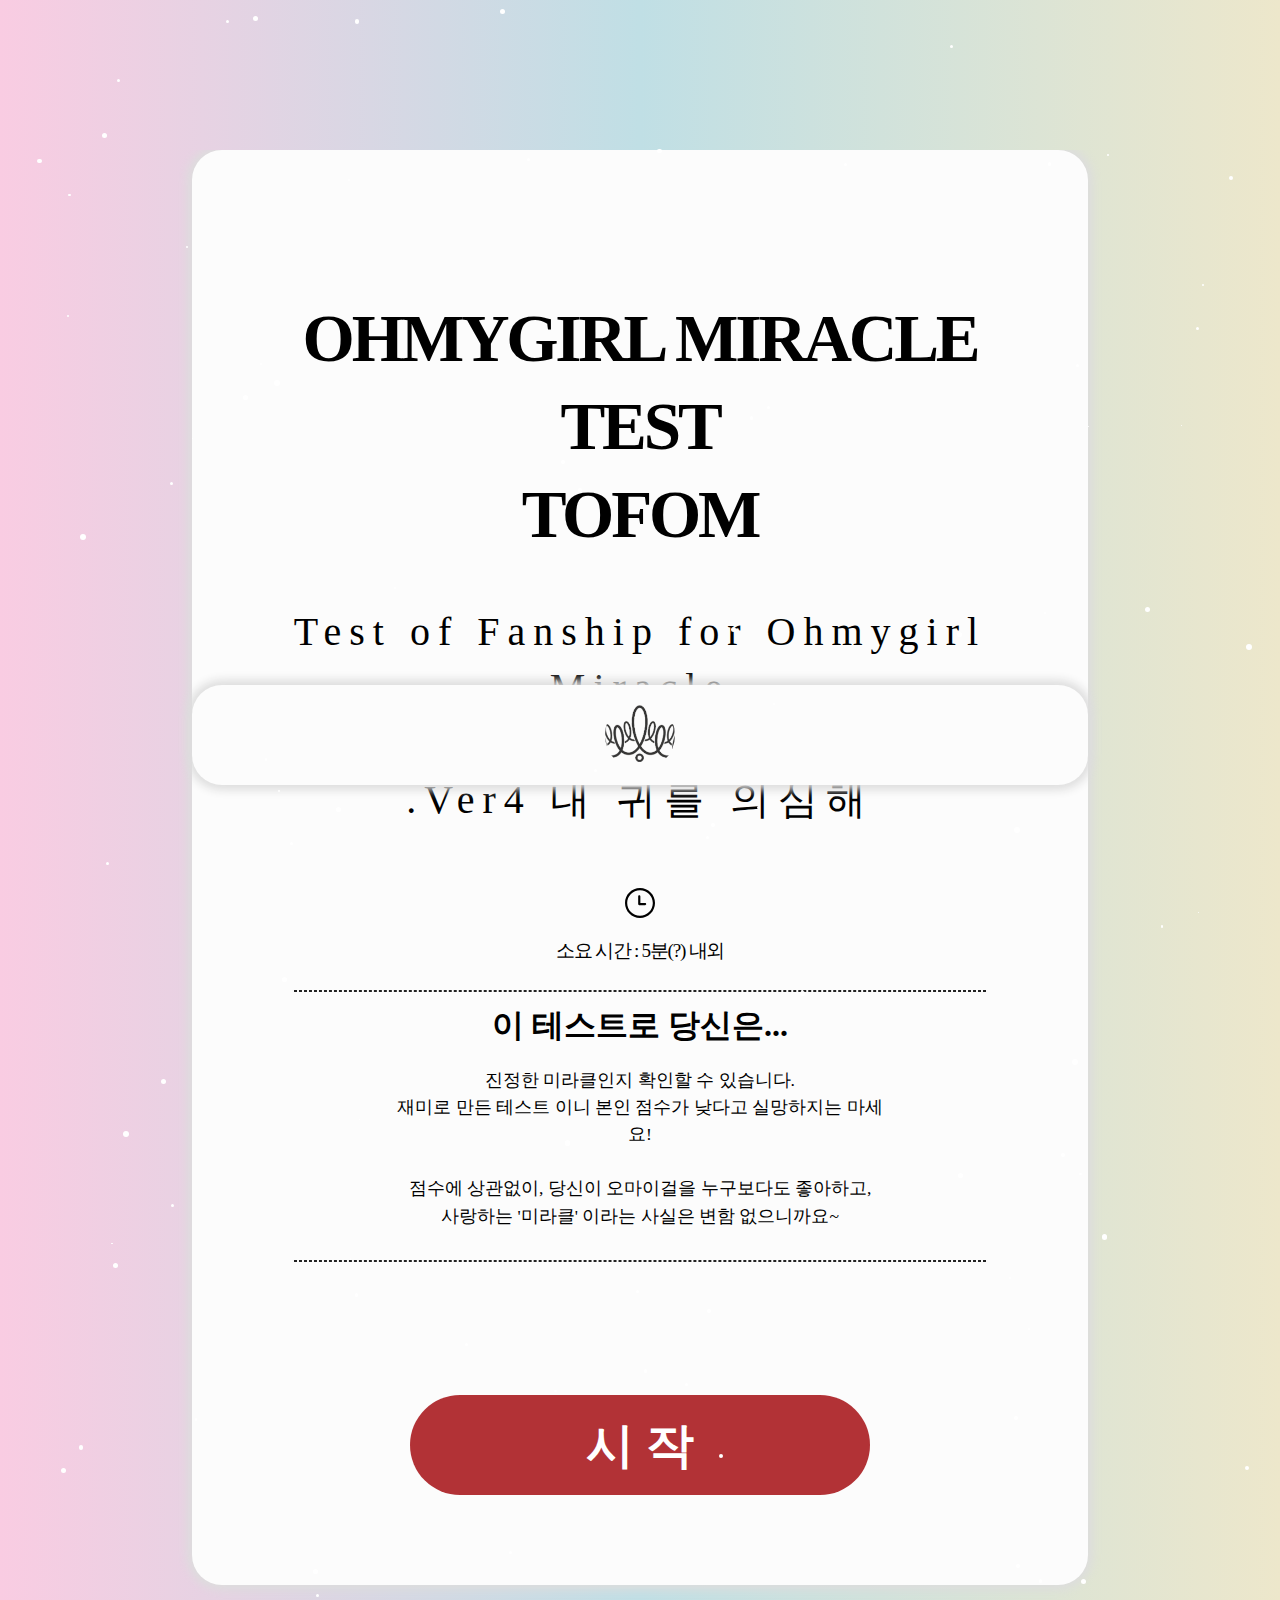
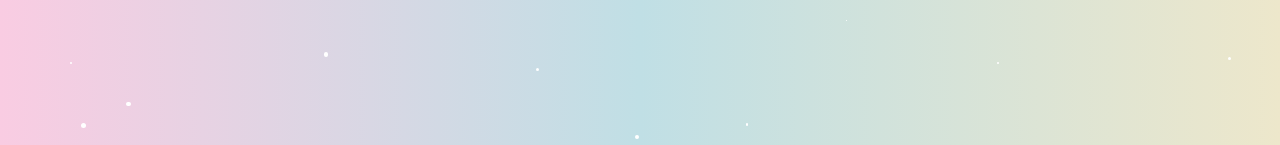
<file: index.html>
<!DOCTYPE html>
<html lang="ko">

<head>
  <!-- Global site tag (gtag.js) - Google Analytics -->
<script async src="https://www.googletagmanager.com/gtag/js?id=G-099CFQE7ML"></script>
<script>
  window.dataLayer = window.dataLayer || [];
  function gtag(){dataLayer.push(arguments);}
  gtag('js', new Date());

  gtag('config', 'G-099CFQE7ML');
</script>
  <meta charset="utf-8">
  <meta name="viewport"
    content="width=device-width, initial-scale=1, minimum-scale=1, maximum-scale=1, user-scalable=no, viewport-fit=cover">

  <meta name="author" content="SIU Kim">

  <meta name="keywords" content="미라클 테스트">
  <meta name="description" content="미라클 테스트">

  <meta property="og:type" content="website">
  <meta property="og:title" content="OHMYGIRL MIRACLE TEST">
  <meta property="og:description" content="MIRACLE TEST">
  <meta property="og:image" content="img/title.png"/>
  <meta property="og:image:width" content=100% />
  <meta property="og:image:height" content=100% />
  <meta property="og:url" content="https://ksiu98.github.io/MiracleTest/index.html">

  <meta http-equiv="X-UA-Compatible" content="IE=edge">

  <link rel="shortcut icon" type="text/css" href="img/omglogo.png">
  <link rel="appel-touch-icon-precomposed" href="img/omglogo.png">
  <title>
    OMG TEST
  </title>
  <link rel="stylesheet" href="css/reset.css">
  <link rel="stylesheet" href="css/animation.css">
  <link rel="stylesheet" href="css/main.css">
  <link rel="stylesheet" href="css/header+footer.css">
  <link rel="stylesheet" href="css/welcome.css">
  <link rel="stylesheet" href="css/qna.css">
  <link rel="stylesheet" href="css/calc.css">
  <link rel="stylesheet" href="css/result.css">
  <!--[if lt ie 11]> 
    <script>
      alert('IE 11 미만 브라우저에서는 정상적으로 동작하지 않습니다.\n다른 브라우저(크롬, 파이어폭스 등)를 이용해주세요.');
    </script>
  <![endif]-->
</head>

<body>
  <div id="wrap">
    <header id="header">
      <span class="logo head"></span>
    </header>
    <section id="welcome" class="container">
      <div id="title-box">
        <h1 class="title">
          OHMYGIRL MIRACLE TEST<br>
          TOFOM
        </h1>
        <h3 class="sec-tit">
          Test of Fanship for Ohmygirl Miracle<br>
          미라클 테스트<br>
          .Ver4 내 귀를 의심해
        </h3>
        <span class="time-logo"></span>
        <div>소요 시간 : 5분(?) 내외</div>
      </div>
      <hr class="w-line">
      <p class="w-line">
        <span id="p-tit">이 테스트로 당신은...</span><br>
        진정한 미라클인지 확인할 수 있습니다.<br>
        재미로 만든 테스트 이니 본인 점수가 낮다고 실망하지는 마세요! <br>
        <br>
        점수에 상관없이, 당신이 오마이걸을 누구보다도 좋아하고, <br>
        사랑하는 '미라클' 이라는 사실은  변함 없으니까요~
      </p>
      <hr class="w-line">
      <div id="name-input">
        <input type="text" placeholder="이름 또는 닉네임" autofocus>
      </div>
      <p class="check-name warning"></p>
      <div class="start-wrap">
        <button class="start">시 작</button>
      </div>
    </section>
    <section id="qna" class="container">
      <div class="status-bar">
        <div class="status"></div>
      </div>
      <div class="q box"></div><br>
      <div class="" style="text-align: center;">
        <img class="pic" src="img/mediadesc.png" width=100% height=auto />
        <audio class="aud" src="" style="display: none" volume=0.3 autoplay controls></audio>
        <br><br>
        <div class="btnbox">
          <button class="cancel">접기</button>
          <button class="mediadesc">설명</button>
          <button class="pic1">3번</button>
          <button class="pic2">5번</button>
          <button class="pic3">6번</button>
          <button class="aud1">7번</button>
          <button class="aud2">8번</button>
          <button class="aud3">9번</button>
          <button class="aud4">10번</button>
          <button class="aud5">11번</button>
          <button class="aud6">12번</button>
          <button class="aud7">13번</button>
          <button class="aud8">14번</button>
          <button class="aud9">15번</button>
          <button class="aud10">16번</button>
          <button class="aud11">17번</button>
          <button class="aud12">18번</button>
          <button class="aud13">19번</button>
          <button class="aud14">20번</button>
        </div>
      </div>

      <script>
        let pic = document.querySelector('.pic');
        let aud = document.querySelector('.aud');

        document.querySelector('.cancel').addEventListener('click', function (idx){
          if (idx) {
            pic.setAttribute('src', '');
            pic.setAttribute('height', '0');
            aud.setAttribute('src', '');

            return;
          }
        });
        document.querySelector('.mediadesc').addEventListener('click', function (idx){
          if (idx) {
            pic.setAttribute('height', 'auto');
            pic.setAttribute('src', 'img/mediadesc.png');
            return;
          }
        });

        document.querySelector('.pic1').addEventListener('click', function (idx){
          if (idx) {
            pic.setAttribute('height', 'auto');
            pic.setAttribute('src', 'img/pic1.GIF');
            return;
          }
        });

        document.querySelector('.pic2').addEventListener('click', function (idx){
          if (idx) {
            pic.setAttribute('height', 'auto');
            pic.setAttribute('src', 'img/pic2.GIF');
            return;
          }
        });

        document.querySelector('.pic3').addEventListener('click', function (idx){
          if (idx) {
            pic.setAttribute('height', 'auto');
              pic.setAttribute('src', 'img/pic3.png');
            return;
          }
        });

        document.querySelector('.aud1').addEventListener('click', function (idx){
          if (idx) {
              aud.setAttribute('src', 'img/aud1.mp3');
              //https://www.youtube.com/watch?v=ed5nuyTJgBI
            return;
          }
        });
         document.querySelector('.aud2').addEventListener('click', function (idx){
          if (idx) {
              aud.setAttribute('src', 'img/aud2.mp3');
              //https://www.youtube.com/watch?v=zgmQBS-fCrI
            return;
          }
        });
         document.querySelector('.aud3').addEventListener('click', function (idx){
          if (idx) {
              aud.setAttribute('src', 'img/aud3.mp3');
              //https://www.youtube.com/watch?v=x5g7A-d0qTY
            return;
          }
        });
         document.querySelector('.aud4').addEventListener('click', function (idx){
          if (idx) {
              aud.setAttribute('src', 'img/aud4.mp3');
              //https://www.youtube.com/watch?v=s0pEGg3NNro&list=PLYEIfE6Hd80vbDxYHyeXM_j33FEjw1588&index=16
            return;
          }
        });
         document.querySelector('.aud5').addEventListener('click', function (idx){
          if (idx) {
              aud.setAttribute('src', 'img/aud5.mp3');
              //https://www.youtube.com/watch?v=Y8PXgXO66fc&list=PLYEIfE6Hd80vbDxYHyeXM_j33FEjw1588&index=25
            return;
          }
        });
         document.querySelector('.aud6').addEventListener('click', function (idx){
          if (idx) {
              aud.setAttribute('src', 'img/aud6.mp3');
            return;
          }
        });
         document.querySelector('.aud7').addEventListener('click', function (idx){
          if (idx) {
              aud.setAttribute('src', 'img/aud7.mp3');
              //https://www.youtube.com/watch?v=AO-AOY0F6Ms
            return;
          }
        });
         document.querySelector('.aud8').addEventListener('click', function (idx){
          if (idx) {
              aud.setAttribute('src', 'img/aud8.mp3');
            return;
          }
        });
         document.querySelector('.aud9').addEventListener('click', function (idx){
          if (idx) {
              aud.setAttribute('src', 'img/aud9.mp3');
            return;
          }
        });
         document.querySelector('.aud10').addEventListener('click', function (idx){
          if (idx) {
              aud.setAttribute('src', 'img/aud10.mp3');
            return;
          }
        });
         document.querySelector('.aud11').addEventListener('click', function (idx){
          if (idx) {
              aud.setAttribute('src', 'img/aud11.mp3');
            return;
          }
        });
         document.querySelector('.aud12').addEventListener('click', function (idx){
          if (idx) {
              aud.setAttribute('src', 'img/aud12.mp3');
              //https://www.youtube.com/watch?v=VWTIzBAmG7M
            return;
          }
        });
         document.querySelector('.aud13').addEventListener('click', function (idx){
          if (idx) {
              aud.setAttribute('src', 'img/aud13.mp3');
            return;
          }
        });
         document.querySelector('.aud14').addEventListener('click', function (idx){
          if (idx) {
              aud.setAttribute('src', 'img/aud14.mp3');
            return;
          }
        });


      </script>
      <div class="answer"></div>
    </section>
    <section id="calc">
      <div class="calc-bar">
        CALCULATING
        <div class="calc"></div>
      </div>
      <p class="wait">잠시만 기다려 주세요~~</p>
    </section>
    <section id="result" class="container">
      <div id="score-box">
        <div class="p title"></div>
        <div class="point"></div>
        <div class="pin"></div>
        <div class="score-bar"></div>
      </div>
      <div id="desc-box">
        <div class="art"></div>
        <div class="result title"></div>
        <div class="res desc"></div>
        <span class="go-artist highlight" onclick=javascript:goArtist()>
          결과 마음에 드시나요?
        </span>
      </div>
      <hr>
      <p>친구들과 공유하기</p>
      <div class="hash">#TOFOM #미라클테스트</div>
      <div id="share-box">
        <a onclick=javascript:tw() target="_blank" alt="Share on Twitter" title="트위터에 공유하기">
          <span class="tw"></span>
        </a>
        <a onclick=javascript:fb() target="_blank" alt="Share on Facebook" title="페이스북에 공유하기">
          <span class="fb"></span>
        </a>
        <a onclick=javascript:nv() target="_blank" alt="Share on Naver" title="네이버에 공유하기">
          <span class="nv"></span>
        </a>
        <a onclick=javascript:band() target="_blank" alt="Share on Naver Band" title="네이버 밴드에 공유하기">
          <span class="band"></span>
        </a>
      </div>
      <p id="ranking">순위가 보고 싶다면 닉네임과 점수를 입력하고
        <br>밑의 버튼을 클릭하세요!</p><br>
      <br>
      <form action="ranking.php" method="POST">
        <!-- php 파일 만들어서 html과 연동. 여기서 target은 새창에서 열리도록하는것 -->
       <p><input type="text" name="name" placeholder="닉네임"></p>
        <p><input type="text" name="score" placeholder="점수 (ex)90"></p>
        <button class="go-origin btn" onclick=submit() >순위 보기</button>
      </form>      <hr>
      <div id="artintro-box">
        <div class="art-name">ARTIST</div>
        <div class="artpro_pic"></div>
        <div class="art-name">산중호걸죠랭이(SJ)</div>
        <div class="artist desc">
          오마이걸팬아트&그림<br>
          미락굴3기<br>
          팬아트 2차가공/재배포 금지<br>
          <div class="hash">#오마이걸팬아트 #오마이걸 #미라클</div>
          instagram: <a href="https://www.instagram.com/by_sanjung/" target="_blank" title="작가 인스타그램"><span
              class="highlight">by_sanjung</span></a>
        </div>
        <button class="art-sns btn">
          <a href="https://www.instagram.com/by_sanjung/" target="_blank" title="작가 인스타그램">
            작품 더 보기
          </a>
        </button>
      </div>
      <hr>
      <div id="intro-box">
        <div class="art-name">DEV</div>
        <div class="pro_pic"></div>
        <div class="art-name">뜯는윱(Biting Binnie)</div>
        <div class="artist desc">
          컴퓨터로 이것저것 만지고 놀고있는 해외크리<br>
          찾았다~ 오마이걸!<br><br>
          </a>
        </div>
          </a>
        </button>
      </div>
      <hr>
      <div class="caution">
        <p>
          웃고 넘어가는 테스트입니다!<br><br>
          테스트가 재밌었다면
          <span class="go-share highlight" onclick=javascript:goShare()>공유하기</span>로 개발자를 도와주세요!
        </p>
      </div>
      <hr>
      <div class="caution">
        <p>
          이 테스트는 오마이걸 팬덤 미라클들의 단순히 재미를 위해 만든 것입니다.<br>(아래 원본 코드 참고)<br>
          <span class="warning">위 테스트는 개발자의 교육 목적으로 만들어졌으며, 저작권법에 저촉이 될 시 즉시 수정함을 명시합니다.</span><br>
          해당 이미지의 저작권은 최초배포자에게 있습니다.<br>
          테스트와 공유는 자유롭게 하시면 됩니다.<br>
          <a href="https://github.com/ksiu98" target="_blank" title="개발자 블로그">개발자</a>와 연락하시려면
          <a href="mailto:kimsiwoo98@gmail.com?subject=미라클 테스트 페이지 문의합니다" target="_blank" title="개발자에게 이메일하기">이메일</a>을
          부탁드립니다.<br>
          사용해주셔서 감사합니다!
          <br>
          아래 출처를 참고하여 소스코드를 수정하여 제작하였음을 알립니다.
        </p>
      </div>
      <hr>
      <button class="go-origin btn">
        <a href="https://github.com/dev-dain/10-things-test" target="_blank" title="참고 코드 보기 (깃허브)">
          참고 코드 보기 (깃허브)
        </a>
      </button>
    </section>
    <footer id="footer">
      <div>
        <span class="highlight">SIU Kim</span>
        © 2020
      </div>
      <a href="https://github.com/ksiu98" target=_blank title="개발자 깃허브">
        <div class="logo foot github"></div>
      </a>
      <a href="http://cafe.daum.net/-ohmygirl" target=_blank title="오마이걸 공식 카페">
        <div class="logo foot cafe"></div>
      </a>
    </footer>
  </div>
  <script src="js/data.js"></script>
  <script src="js/main.js"></script>
  <script src="js/share.js"></script>
  <style type="test/css">

  </style>
  <script src="js/jquery.min.js" type="text/javascript"></script>
  <script src="js/snowfall.jquery.js" type="text/javascript"></script>
  <script type="text/javascript">
    $(document).ready(function (){
      $(document).snowfall({deviceorientation: true, round : true,
        minSize: 1, maxSize: 6, flakeCount: 100});
    });
  </script>
</body>

</html>
</file>
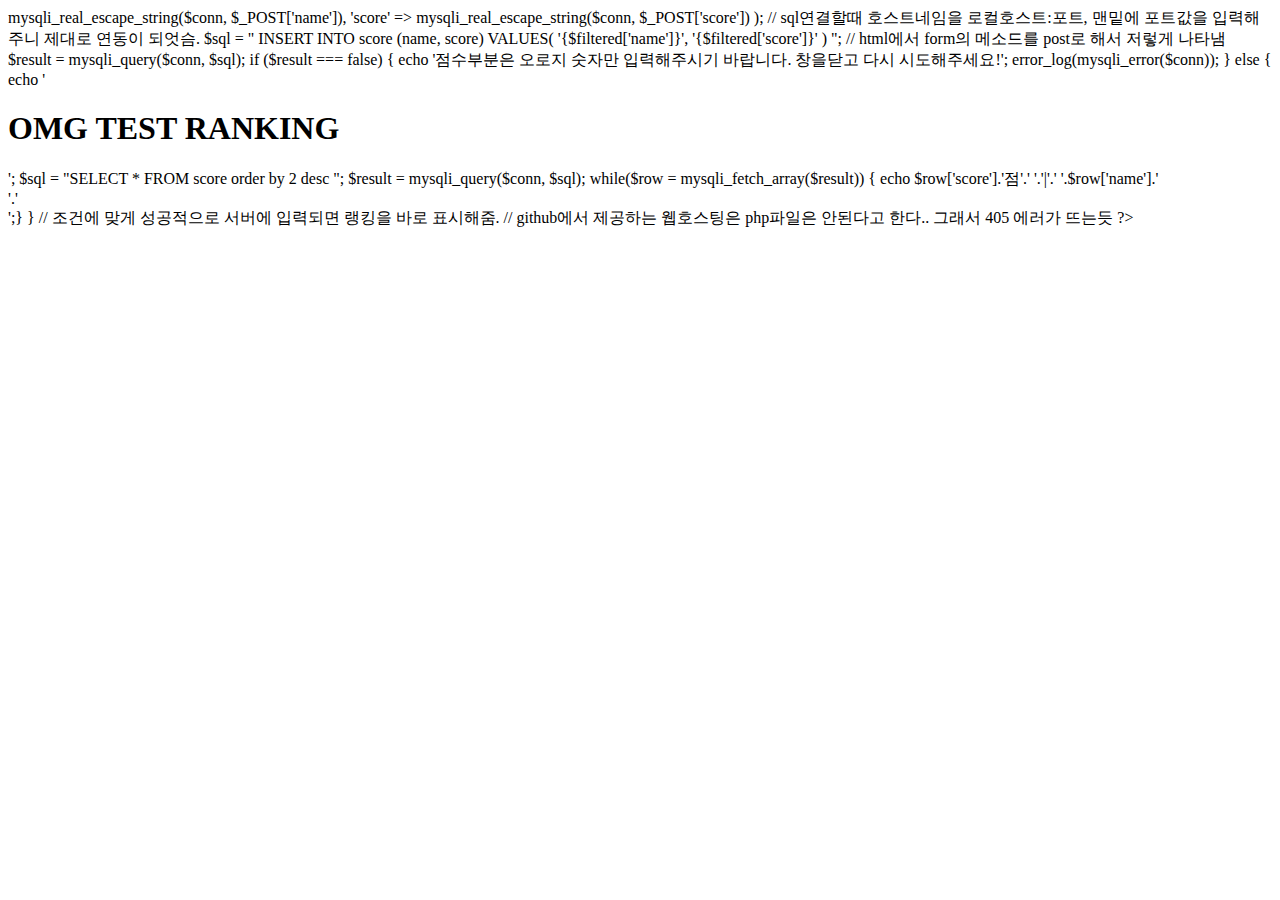
<file: phptest.html>
<!doctype html>
<html>
<head>
    <meta charset="utf-8">
    <title>WEB</title>
</head>
<body>

<?php
$conn = mysqli_connect(
    'localhost:3306',
    'root',
    'kim54951',
    'test',
        '3306');
# title, description 이라는 사용자가 입력한 정보를 그대로 php에 입력하는 행위는 보안에 취약, 따라서 관리 필요

$filtered = array(
    'name' => mysqli_real_escape_string($conn, $_POST['name']),
    'score' => mysqli_real_escape_string($conn, $_POST['score'])
);
// sql연결할때 호스트네임을 로컬호스트:포트, 맨밑에 포트값을 입력해주니 제대로 연동이 되엇슴.
$sql = "
  INSERT INTO score
    (name, score)
    VALUES(
      '{$filtered['name']}',
      '{$filtered['score']}'
    )
"; // html에서 form의 메소드를 post로 해서 저렇게 나타냄
$result = mysqli_query($conn, $sql);
if ($result === false) {
    echo '점수부분은 오로지 숫자만 입력해주시기 바랍니다. 창을닫고 다시 시도해주세요!';
    error_log(mysqli_error($conn));
} else {
    echo '<h1>OMG TEST RANKING</h1>';

    $sql = "SELECT * FROM score order by 2 desc ";
    $result = mysqli_query($conn, $sql);
    while($row = mysqli_fetch_array($result)) {
        echo $row['score'].'점'.' '.'|'.' '.$row['name'].'<br>'.'<br>';}
}
// 조건에 맞게 성공적으로 서버에 입력되면 랭킹을 바로 표시해줌.

// github에서 제공하는 웹호스팅은 php파일은 안된다고 한다.. 그래서 405 에러가 뜨는듯
?>
</body>
</html>
</file>
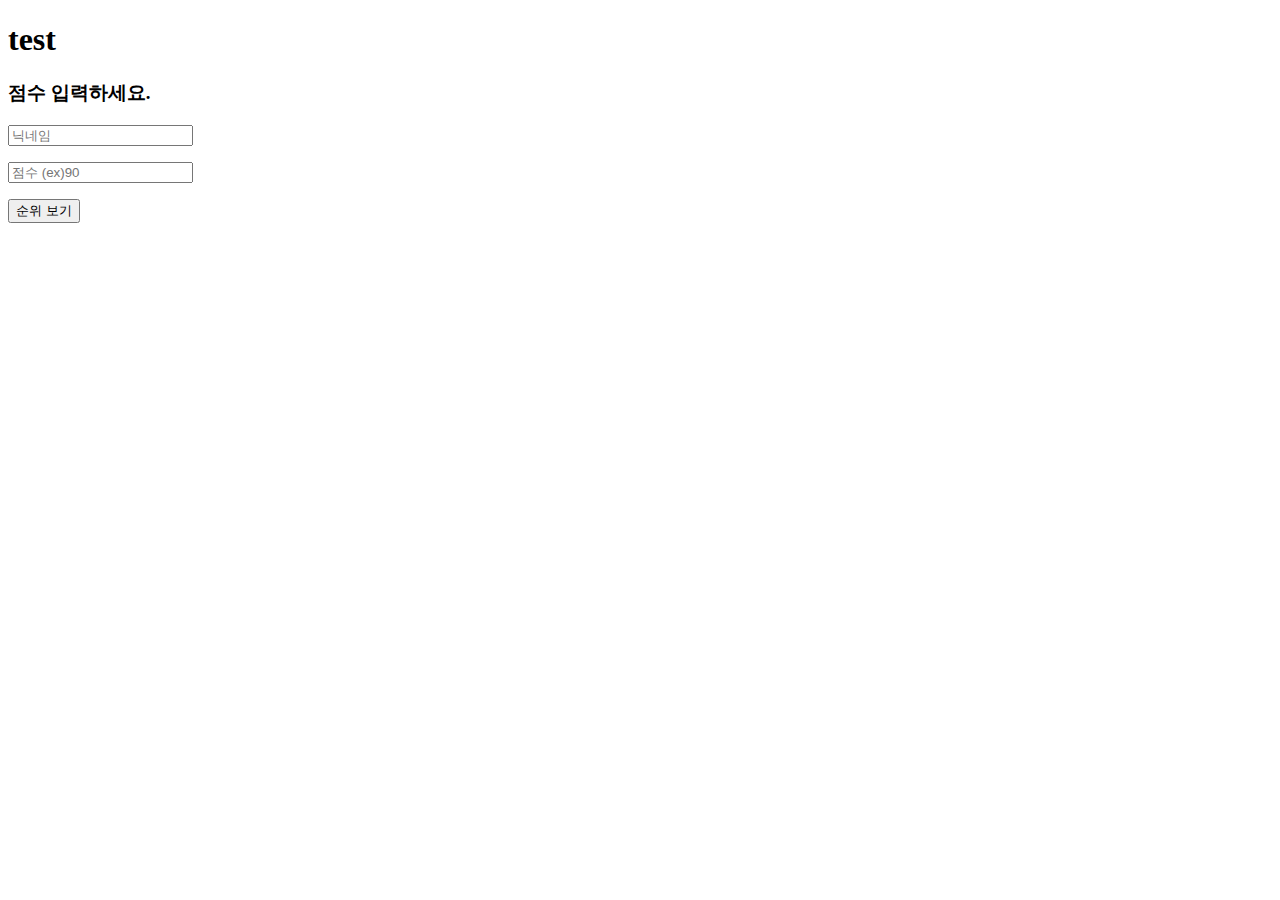
<file: test.html>
<!doctype html>
<html>
<head>
    <meta charset="utf-8">
    <title>WEB</title>
</head>
<body>
<h1>test</h1>
<h3> 점수 입력하세요. </h3>
<form action="ranking.php" method="POST">
    <!-- php 파일 만들어서 html과 연동. 여기서 target은 새창에서 열리도록하는것 -->
    <p><input type="text" name="name" placeholder="닉네임"></p>
    <p><input type="text" name="score" placeholder="점수 (ex)90"></p>
    <button class="go-origin btn" onclick=submit() >순위 보기</button>
</form>
</body>
</html>
</file>
<file: css/animation.css>
/* animation */
@-webkit-keyframes start-flicker {
  0% {background-color: rgba(0, 135, 245, 0.9);}
  50% {background-color: rgba(0, 135, 245, 0.6);}
  100% {background-color: rgba(0, 135, 245, 0.9);}
}
@keyframes start-flicker {
  0% {background-color: rgba(0, 135, 245, 0.9);}
  50% {background-color: rgba(0, 135, 245, 0.6);}
  100% {background-color: rgba(0, 135, 245, 0.9);}
}
@-webkit-keyframes fade-in {
  0% {opacity: 0;}
  100% {opacity: 1;}
}
@keyframes fade-in {
  0% {opacity: 0;}
  100% {opacity: 1;}
}
@-webkit-keyframes fade-out {
  0% {opacity: 1;}
  100% {opacity: 0;}
}
@keyframes fade-out {
  0% {opacity: 1;}
  100% {opacity: 0;}
}
@-webkit-keyframes going-up {
  0% {transform: translateY(0);}
  100% {transform: translateY(-10px);}
}
@keyframes going-up {
  0% {transform: translateY(0);}
  100% {transform: translateY(-10px);}
}
@-webkit-keyframes going-down {
  0% {transform: translateY(0);}
  100% {transform: translateY(10px);}
}
@keyframes going-down {
  0% {transform: translateY(0);}
  100% {transform: translateY(10px);}
}
@-webkit-keyframes going-left {
  0% {transform: translateX(0);}
  100% {transform: translateX(-10px);}
}
@keyframes going-left {
  0% {transform: translateX(0);}
  100% {transform: translateX(-10px);}
}
@-webkit-keyframes working {
  0% {width: 0%;}
  50% {width: 40%;}
  100% {width: 100%;}
}
@keyframes working {
  0% {width: 0%;}
  50% {width: 40%;}
  100% {width: 100%;}
}

/* animation class */
.fade-out-5-4 {
  animation: fade-out 0.5s 0.4s;
}
</file>
<file: css/main.css>
/* style */
body {
/* Permalink - use to edit and share this gradient: https://colorzilla.com/gradient-editor/#f9cce2+0,c0dfe5+50,ede7cb+100 */
background: rgb(249,204,226); /* Old browsers */
background: -moz-linear-gradient(left,  rgba(249,204,226,1) 0%, rgba(192,223,229,1) 50%, rgba(237,231,203,1) 100%); /* FF3.6-15 */
background: -webkit-linear-gradient(left,  rgba(249,204,226,1) 0%,rgba(192,223,229,1) 50%,rgba(237,231,203,1) 100%); /* Chrome10-25,Safari5.1-6 */
background: linear-gradient(to right,  rgba(249,204,226,1) 0%,rgba(192,223,229,1) 50%,rgba(237,231,203,1) 100%); /* W3C, IE10+, FF16+, Chrome26+, Opera12+, Safari7+ */
filter: progid:DXImageTransform.Microsoft.gradient( startColorstr='#f9cce2', endColorstr='#ede7cb',GradientType=1 ); /* IE6-9 */

}

#wrap {
  position: relative;
  overflow: hidden;
  margin-top: 50px;
  width: 100%;
  max-width: 100%;
  min-height: 100%;
}
.container {
  box-sizing: border-box;
  margin: 0 auto;
  padding: 20px 0 25px 0;
  width: 100%;
  min-width: 100%;
}

@media all and (min-width: 768px) {
  /* qna에서 margin-top을 없애야 함 */
  #wrap {
    margin-top: 115px;
  }
  .container {
    padding: 60px 5% 37.5px 5%;
    width: 80%;
    min-width: 80%;
    border-radius: 20px;
  }
}

@media all and (min-width: 1024px) {
  /* qna에서 margin-top을 없애야 함 */
  #wrap {
    margin-top: 150px;
  }
  .container {
    padding: 100px 5% 40px 5%;
    width: 70%;
    min-width: 70%;
    border-radius: 30px;
  }
}

@media all and (min-width: 1440px) {
  .container {
    padding: 100px 3.5% 50px 3.5%;
    width: 55%;
    min-width: 55%;
  }
}
</file>
<file: css/header+footer.css>
#header {
  position: fixed;
  top: 0; left: 0;
  z-index: 10;
  box-sizing: border-box;
  margin: 0 auto;
  padding: 5px;
  width: 100%;
  height: 50px;
  box-shadow: #ddd 0 0 10px 5px;
  background:rgb(252, 252, 252);
  animation: fade-in 0.3s ease-in-out;
}
.logo {
  display: inline-block;
  width: 40px;
  height: 40px;
  border-radius: 50%;
  background-repeat: none;
  background-position: center;
  background-size: cover;
  font-size: 0;
  transition: opacity 0.5s;
  opacity: 0.8;
  cursor: pointer;
}
.logo:hover {
  opacity: 1;
}
.head {
  position: fixed;
  left: 50%;
  transform: translateX(-50%);
  background-image: url('../img/omglogo.png');
}

/* qna로 넘어갈 때 display: none; */
#footer {
  z-index: 10;
  box-sizing: border-box;
  width: 100%;
  height: 60px;
  padding: 10px 25px;
  box-shadow: #ddd 0 0 15px 2px;
  background: rgb(252, 252, 252);
  font-weight: lighter;
  animation: fade-in 0.3s ease-in-out 2s both;
  opacity: 0;
}
#footer > div {
  float: left;
  box-sizing: border-box;
  margin: 10px 0;
  height: 30px;
}
.highlight {
  color: rgb(87, 58, 189);
  font-weight: bolder;
}
.foot {
  margin: 5px;
  width: 30px;
  height: 30px;
}
.github {
  float: right;
  background-image: url("../img/github-logo.png");
}
.cafe {
  float: right;
  background-image: url("../img/duamcafe.png");
  /*
      로고 출처 : https://namu.wiki/w/%EB%8B%A4%EC%9D%8C%20%EC%B9%B4%ED%8E%98
      감사합니다!!
  */
}

@media all and (min-width: 768px) {
  /* qna에서 margin-top을 없애야 함 */
  #header {
    margin: 0 10%;
    padding: 12.5px;
    width: 80%;
    height: 80px;
    border-radius: 20px;
  }
  .logo {
    width: 55px;
    height: 55px;
  }
  #footer {
    margin: 40px 10% 0 10%;
    padding: 15px 30px;
    width: 80%;
    height: 80px;
    border-radius: 20px;
  }
  .foot {
    margin: 5px;
    width: 35px;
    height: 35px;
}
  #footer > div {
    box-sizing: border-box;
    margin: 20px 0;
    height: 30px;
  }
}

@media all and (min-width: 1024px) {
  #header {
    margin: 0 15%;
    padding: 15px;
    width: 70%;
    height: 100px;
    border-radius: 30px;
  }
  .logo {
    width: 70px;
    height: 70px;
  }
  #footer {
    margin: 60px 15% 0 15%;
    padding: 25px 30px;
    width: 70%;
    height: 100px;
    border-radius: 30px;
  }
  .foot {
    margin: 5px;
    width: 40px;
    height: 40px;
  }
}

@media all and (min-width: 1440px) {
  #header {
    margin: 0 22.5%;
    padding: 15px;
    width: 55%;
    height: 100px;
  }
  #footer {
    margin: 80px 22.5% 0 22.5%;
    padding: 25px 30px;
    width: 55%;
    height: 100px;
  }
  
}
</file>
<file: css/welcome.css>
#welcome {
  min-height: 100vh;
  box-shadow: #ddd 0px 0px 10px 5px;
  background: rgb(252, 252, 252);
}
#title-box {
  text-align: center;
  animation: fade-in 0.5s ease-out 0.3s both, 
          going-down 0.5s ease-out 0.3s both;
}
#title-box > div {
  margin: 10px 0 auto;
}
#title-box > div:first-child {
  margin-top: 0px;
}
#title-box > div:last-child {
  margin-bottom: 20px;
}
.title, h1 {
  line-height: 48px;
  line-height: 3rem;
  font-size: 40px;
  font-size: 2.5rem;
  font-weight: bolder;
  letter-spacing: -3.2px;
  letter-spacing: -0.2rem;
}
.sec-tit {
  line-height: 35.2px;
  line-height: 2.2rem;
  font-size: 24px;
  font-size: 1.5rem;
  font-weight: lighter;
  letter-spacing: 6.4px;
  letter-spacing: 0.4rem;
}
.time-logo {
  display: inline-block;
  margin: 0 auto;
  margin-top: 20px;
  width: 30px;
  height: 30px;
  background-image: url('../img/time.svg');
  background-size: cover;
  /*
  아이콘 출처
  https://www.flaticon.com/free-icon/wall-clock_709511?term=time&page=1&position=56&related_item_id=709511  */
}
.time-logo + div {
  font-weight: lighter;
  letter-spacing: -0.5px;
}
hr {
  margin: 20px 0;
  border: 1.5px dashed #222;
}
.w-line {
  animation: fade-in 0.4s ease-out 0.9s both, 
          going-down 0.4s ease-out 0.9s both;
}
#welcome > p:first-of-type {
  padding: 0 5%;
  line-height: 19.2px;
  line-height: 1.2rem;
  text-align: center;
  font-size: 13.6px;
  font-size: 0.85rem;
  font-weight: 400;
}
#p-tit {
  display: block;
  font-size: 24px;
  font-size: 1.5rem;
  font-weight: bolder;
}
#name-input {
  box-sizing: border-box;
  margin: 20px 25% 10px 25%;
  width: 50%;
}
#name-input > input {
  width: 100%;
  height: 40px;
  border: 1px #ddd solid;
  border-radius: 20px;
  font-weight: lighter;
  font-size: 19.2px;
  font-size: 1.2rem;
  text-align: center;
  opacity: 0;
  animation: fade-in 0.4s ease-out 1.4s both, 
          going-down 0.4s ease-out 1.4s both;
}
.check-name {
  display: inline-block;
  margin: 10px 10%;
  width: 80%;
  text-align: center;
}
.warning {
  color: rgb(231, 20, 20, 0.8);
  font-weight: bold;
}
.start-wrap {
  margin: 0 20% 20px 20%;
  width: 60%;
}
.start {
  box-sizing: border-box;
  width: 100%;
  height: 60px;
  line-height: 60px;
  border-radius: 50px;
  text-align: center;
  background-color: rgba(170, 28, 32, 0.9);
  color: #fff;
  font-weight: 600;
  font-size: 32px;
  font-size: 2rem;
  animation: fade-in 0.5s ease-out 1.9s both, 
          going-down 0.5s ease-out 1.9s both,
          start-flicker 2.5s infinite;
  cursor: pointer;
}  
.start:hover, .start:focus {
  animation-play-state: paused;
}
.start:active {
  animation-play-state: running;
}

@media all and (min-width: 486px) {
  .title {
    line-height: 64px;
    line-height: 4rem;
    font-size: 51.2px;
    font-size: 3.2rem;
  }
  .sec-tit {
    line-height: 52.8px;
    line-height: 3.3rem;
    font-size: 32px;
    font-size: 2rem;
  }
  #welcome > p:first-of-type {
    padding: 0 12.5%;
    line-height: 22.4px;
    line-height: 1.4rem;
    font-size: 16px;
    font-size: 1rem;
  }
  #p-tit {
    font-size: 28.8px;
    font-size: 1.8rem;
  }
}

@media all and (min-width: 768px) {
  #title-box > div {
    margin: 30px 0 auto;
  }
  #title-box > div:last-child {
    margin: 20px 0 auto;
    margin-bottom: 30px;
  }
  .title {
    line-height: 80px;
    line-height: 5rem;
    font-size: 59.2px;
    font-size: 3.7rem;
  }
  .sec-tit {
    line-height: 64px;
    line-height: 4rem;
    font-size: 40px;
    font-size: 2.5rem;
    font-weight: lighter;
    letter-spacing: 8px;
    letter-spacing: 0.5rem;
  }
  .time-logo + div {
    font-size: 17.6px;
    font-size: 1.1rem;
    letter-spacing: -0.8px;
    letter-spacing: -0.05rem;
  }
  #welcome > p:first-of-type {
    padding: 0 15%;
  }
  #p-tit {
    font-size: 28.8px;
    font-size: 1.8rem;
  }
  #name-input {
    margin: 30px 30% 0 30%;
    width: 40%;
  }
  #name-input > input {
    height: 50px;
  }
  .check-name {
    margin: 25px 20%;
    width: 60%;
    font-size: 17.6px;
    font-size: 1.1rem;
  }
  .start-wrap {
    margin: 0px 20% 50px 20%;
    width: 60%;
  }
  .start {
    min-width: 80%;
    height: 100px;
    line-height: 100px;
    font-size: 48px;
    font-size: 3rem;
  }
}

@media all and (min-width: 1024px) {
  #title-box > div {
    margin: 60px 0 auto;
  }
  .title {
    line-height: 88px;
    line-height: 5.5rem;
    font-size: 67.2px;
    font-size: 4.2rem;
  }
  .sec-tit {
    line-height: 56px;
    line-height: 3.5rem;
    font-size: 40px;
    font-size: 2.5rem;
    font-weight: lighter;
  } 
  hr {
    margin: 30px 5% 20px 5%;
    width: 90%;
  }
  .time-logo + div {
    font-size: 19.2px;
    font-size: 1.2rem;
    letter-spacing: -1.28px;
    letter-spacing: -0.08rem;
  }
  #welcome > p:first-of-type {
    padding: 0 17.5%;
    line-height: 27.2px;
    line-height: 1.7rem;
    font-size: 17.6px;
    font-size: 1.1rem;
  }
  #p-tit {
    font-size: 32px;
    font-size: 2rem;
  }
  .check-name {
    font-size: 19.2px;
    font-size: 1.2rem;
  }
}

@media all and (min-width: 1440px) {
  hr {
    margin: 35px 5% 35px 5%;
    width: 90%;
  }
}
</file>
<file: css/qna.css>
/* qna로 넘어갈 때 display: block; */
#qna {
  display: none;
  opacity: 0;
}
.status-bar {
  margin: 0 12.5% 20px;
  width: 75%;
  height: 15px;
  border: 3px solid #ddd;
  border-radius: 20px;
  background: #fff;
  animation: fade-in 0.3s ease-in-out;
}
.status {
  height: 100%;
  border-radius: 20px;
  background-color: rgba(191, 168, 255, 0.7);
}
.box {
  margin: 0 auto;
  padding: 20px;
  width: 80%;
  box-shadow: #ddd 0px 0px 10px 5px;
  border-radius: 20px;
  background: rgb(252, 252, 252);
}
.q {
  box-sizing: border-box;
  margin-bottom: 30px;
  font-size: 27.2px;
  font-size: 1.7rem;
  font-weight: bolder;
  animation: fade-in 0.5s ease-in-out 0.3s forwards;
  opacity: 0;
}
.qimg > img{
  margin: 0 auto;
  display: block;
  width: 50%;
  height: 50%;
}
.answer {
  width: 100%;
}
.a {
  margin: 20px 10% 0 10%;
  padding: 15px;
  border: none;
  font-size: 17.6px;
  font-size: 1.1rem;
  font-weight: bolder;
  text-align: left;
  transition: background-color, color 0.2s linear;
  opacity: 0;
  cursor: pointer;
}
.a:hover, .a:focus {
  background: #222;
  color: #eee;
}
.a:last-child {
  margin-bottom: 60px;
}

.btnbox {
  box-sizing: border-box;
  margin: 0 auto;
  justify-content: center;
  width: 80%;
  line-height: 50px;
  border-radius: 20px;
  background: rgba(255, 255, 255, 0.7);
  color: #fff;
  font-weight: 500;
  transition: background-color 0.2s ease-in-out;
}

.cancel {
  margin: 0 auto;
  background: rgb(195, 229, 231);
  border-radius: 10px;
  justify-content: center;
}
.mediadesc {
  margin: 0 auto;
  background: rgb(195, 229, 231);
  border-radius: 10px;
  justify-content: center;
}
.pic1 {
  margin: 0 auto;
  background: rgb(195, 229, 231);
  border-radius: 10px;
  justify-content: center;
}
.pic2 {
  margin: 0 auto;
  background: rgb(195, 229, 231);
  border-radius: 10px;
  justify-content: center;
}
.pic3 {
  margin: 0 auto;
  background: rgb(195, 229, 231);
  border-radius: 10px;
  justify-content: center;
}
.aud1 {
  margin: 0 auto;
  background: rgb(195, 229, 231);
  border-radius: 10px;
  justify-content: center;
}
.aud2 {
  margin: 0 auto;
  background: rgb(195, 229, 231);
  border-radius: 10px;
  justify-content: center;
}
.aud3 {
  margin: 0 auto;
  background: rgb(195, 229, 231);
  border-radius: 10px;
  justify-content: center;
}
.aud4 {
  margin: 0 auto;
  background: rgb(195, 229, 231);
  border-radius: 10px;
  justify-content: center;
}
.aud5 {
  margin: 0 auto;
  background: rgb(195, 229, 231);
  border-radius: 10px;
  justify-content: center;
}
.aud6 {
  margin: 0 auto;
  background: rgb(195, 229, 231);
  border-radius: 10px;
  justify-content: center;
}
.aud7 {
  margin: 0 auto;
  background: rgb(195, 229, 231);
  border-radius: 10px;
  justify-content: center;
}
.aud8 {
  margin: 0 auto;
  background: rgb(195, 229, 231);
  border-radius: 10px;
  justify-content: center;
}
.aud9 {
  margin: 0 auto;
  background: rgb(195, 229, 231);
  border-radius: 10px;
  justify-content: center;
}
.aud10 {
  margin: 0 auto;
  background: rgb(195, 229, 231);
  border-radius: 10px;
  justify-content: center;
}
.aud11 {
  margin: 0 auto;
  background: rgb(195, 229, 231);
  border-radius: 10px;
  justify-content: center;
}
.aud12 {
  margin: 0 auto;
  background: rgb(195, 229, 231);
  border-radius: 10px;
  justify-content: center;
}
.aud13 {
  margin: 0 auto;
  background: rgb(195, 229, 231);
  border-radius: 10px;
  justify-content: center;
}
.aud14 {
  margin: 0 auto;
  background: rgb(195, 229, 231);
  border-radius: 10px;
  justify-content: center;
}
@media all and (min-width: 768px) {
  .status-bar {
    margin: 0px 15% 30px;
    width: 70%;
    height: 20px;
  }
  .box {
    margin: 0 auto;
    padding: 30px;
    width: 80%;
    box-shadow: #ddd 0px 0px 10px 5px;
    border-radius: 20px;
    background: rgb(252, 252, 252);
  }
  .q {
    margin: 0 auto;
    margin-bottom: 10px;
    font-size: 32px;
    font-size: 2rem;
  }

  .answer {
    margin: 0 10%;
    width: 80%;
    font-size: 24px;
    font-size: 1.5rem;
  }
  .a {
    margin: 15px 0;
    padding: 20px 30px;
    width: 100%;
    font-size: 20.8px;
    font-size: 1.3rem;
  }

}

@media all and (min-width: 1024px) {
  .status-bar {
    margin: 0px 15% 40px 15%;
  }
  .q {
    margin-bottom: 10px;
    font-size: 40px;
    font-size: 2.5rem;
  }
  .answer {
    font-size: 28.8px;
    font-size: 1.8rem;
  }
  .a {
    padding: 25px 35px;
    width: 100%;
    font-size: 22.4px;
    font-size: 1.4rem;
  }

}

@media all and (min-width: 1440px) {
  .status-bar {
    margin: 0 5% 40px 5%;
    width: 90%;
  }
  .q {
    margin-bottom: 10px;
    width: 100%;
    font-size: 40px;
    font-size: 2.5rem;
  }
  .answer {
    margin: 0;
    width: 100%;
    font-size: 28.8px;
    font-size: 1.8rem;
  }

}
</file>
<file: css/calc.css>
/* calc로 넘어갈 때 display: block; */
#calc {
  display: none;
  opacity: 0;
}
.calc-bar {
  position: relative;
  box-sizing: border-box;
  margin: 30vh 15vw 10px 15vw;
  width: 70%;
  height: 9vh;
  line-height: 9vh;
  border-radius: 10px;
  background: #222;
  color: #fff;
  font-size: 8px;
  font-size: 0.5rem;
  font-weight: lighter;
  letter-spacing: 11.2px;
  letter-spacing: 0.7rem;
  text-align: center;
  animation: fade-in 0.5s ease-out 0s forwards, 
          going-down 0.5s ease-out 0s forwards;
  opacity: 0;
}
.calc-bar > .calc {
  position: absolute;
  top: 0; left: 0;
  width: 0%;
  height: 100%;
  border-radius: 10px;
/* Permalink - use to edit and share this gradient: https://colorzilla.com/gradient-editor/#f9cce2+0,c0dfe5+50,ede7cb+100 */
background: rgb(249,204,226); /* Old browsers */
background: -moz-linear-gradient(left,  rgba(249,204,226,1) 0%, rgba(192,223,229,1) 50%, rgba(237,231,203,1) 100%); /* FF3.6-15 */
background: -webkit-linear-gradient(left,  rgba(249,204,226,1) 0%,rgba(192,223,229,1) 50%,rgba(237,231,203,1) 100%); /* Chrome10-25,Safari5.1-6 */
background: linear-gradient(to right,  rgba(249,204,226,1) 0%,rgba(192,223,229,1) 50%,rgba(237,231,203,1) 100%); /* W3C, IE10+, FF16+, Chrome26+, Opera12+, Safari7+ */
filter: progid:DXImageTransform.Microsoft.gradient( startColorstr='#f9cce2', endColorstr='#ede7cb',GradientType=1 ); /* IE6-9 */

 animation: working 5.5s 2s forwards;
}
.wait {
  padding-bottom: 10px;
  font-size: 27.2px;
  font-size: 1.7rem;
  font-weight: lighter;
  text-align: center;
  animation: fade-in 0.3s ease-out 0.6s forwards, 
          going-down 0.3s ease-out 0.6s forwards;
  opacity: 0;
}

/* media query */
@media all and (min-width: 486px) {
  .calc-bar {
    font-size: 12.8px;
    font-size: 0.8rem;
    letter-spacing: 16px;
    letter-spacing: 1rem;
  }
}

@media all and (min-width: 768px) {
  .calc-bar {
    margin: 25vh 20vw 30px 20vw;
    width: 60%;
    font-size: 17.6px;
    font-size: 1.1rem;
    letter-spacing: 20.8px;
    letter-spacing: 1.3rem;
  }
  .wait {
    font-size: 32px;
    font-size: 2rem;
    font-weight: lighter;
    text-align: center;
  }
}

@media all and (min-width: 1024px) {
  .calc-bar {
    margin: 25vh 25vw 40px 25vw;
    width: 50%;
    font-size: 20.8px;
    font-size: 1.3rem;
    letter-spacing: 24px;
    letter-spacing: 1.5rem;
  }
  .wait {
    font-size: 35.2px;
    font-size: 2.2rem;
    font-weight: lighter;
    text-align: center;
  }
}
</file>
<file: css/result.css>
/* result로 넘어갈 때 display: block; */
#result {
  display: none;
  min-height: 100vh;
  box-shadow: #ddd 0px 0px 10px 5px;
  background: rgb(252, 252, 252);
  text-align: center;
  word-break: keep-all;
  opacity: 0;
}
#score-box {
  margin-bottom: 50px;
}
#score-box > .title {
  animation: fade-in 0.6s ease-out 0.4s forwards, 
          going-down 0.6s ease-out 0.4s forwards;
  opacity: 0;
}
#score-box > .point {
  margin: 10px 0 50px 0;
  font-size: 64px;
  font-size: 4rem;
  font-weight: bolder;
  animation: fade-in 0.6s ease-out 1.8s forwards, 
          going-down 0.6s ease-out 1.8s forwards;
  opacity: 0;
}
.pin {
  width: 30px;
  height: 30px;
  background-image: url('../img/pin.png');
  background-size: cover;
  animation: fade-in 0.5s ease-out 2.6s forwards, 
          going-down 0.5s ease-out 2.6s forwards;
  opacity: 0;
}
.score-bar {
  margin: 0 5%;
  width: 90%;
  height: 50px;
  border-radius: 50px;
/* Permalink - use to edit and share this gradient: https://colorzilla.com/gradient-editor/#f9cce2+0,c0dfe5+50,ede7cb+100 */
background: rgb(249,204,226); /* Old browsers */
background: -moz-linear-gradient(left,  rgba(249,204,226,1) 0%, rgba(192,223,229,1) 50%, rgba(237,231,203,1) 100%); /* FF3.6-15 */
background: -webkit-linear-gradient(left,  rgba(249,204,226,1) 0%,rgba(192,223,229,1) 50%,rgba(237,231,203,1) 100%); /* Chrome10-25,Safari5.1-6 */
background: linear-gradient(to right,  rgba(249,204,226,1) 0%,rgba(192,223,229,1) 50%,rgba(237,231,203,1) 100%); /* W3C, IE10+, FF16+, Chrome26+, Opera12+, Safari7+ */
filter: progid:DXImageTransform.Microsoft.gradient( startColorstr='#f9cce2', endColorstr='#ede7cb',GradientType=1 ); /* IE6-9 */
  animation: fade-in 0.5s ease-out 2.5s forwards,
          going-down 0.5s ease-out 2.5s forwards;
  opacity: 0;
}
.art {
  margin-bottom: 40px;
  width: 100%;
  height: 40vh;
  max-height: 700px;
  box-shadow: #ddd 0px 0px 10px 5px;
  background-color: #fff;
  animation: fade-in 0.3s ease-out 3.2s both, 
          going-down 0.3s ease-out 3.2s both;
  opacity: 0;
}
.art > img {
  display: block;
  width: 100%;
  height: 100%;
  object-fit: contain;
}
.desc {
  margin: 30px 7.5%;
  width: 85%;
  line-height: 28.8px;
  line-height: 1.8rem;
  font-size: 17.6px;
  font-size: 1.1rem;
  font-weight: 350;
}
#desc-box ~ p {
  display: inline-block;
  margin-top: 20px;
  font-size: 24px;
  font-size: 1.5rem;
  font-weight: bolder;
}
.go-artist {
  font-weight: bolder;
  cursor: pointer;
}
#share-box {
  box-sizing: border-box;
  margin: 25px 10% 30px 10%;
  padding: 10px;
  width: 80%;
  height: 50px;
  border-radius: 40px;
  background: #222;
}
#share-box span {
  display: inline-block;
  margin-right: 5px;
  width: 30px;
  height: 30px;
  border-radius: 50%;
  background-size: cover;
  cursor: pointer;
}
.tw {
  background-image: url('../img/tw.svg');
  /* 
  자료 출처
  http://www.vectorico.com/twitter-logo-white-on-blue/
  */
}
.fb {
  background-image: url('../img/fb.svg');
  /* 
  자료 출처
  https://commons.wikimedia.org/wiki/File:Facebook_f_logo_(2019).svg
  */
}
.nv {
  background-image: url('../img/naver.png');
  /*
  자료 출처
  https://www.facebook.com/184030231730640/photos/1175959155871071/
  */
}
.band {
  background-image: url('../img/band.png');
  /*
  자료 출처
  https://upload.wikimedia.org/wikipedia/commons/3/30/2._BAND_Icon.png
  */
}
.btn {
  box-sizing: border-box;
  margin: 0 30% 5px 30%;
  width: 40%;
  height: 50px;
  line-height: 50px;
  border-radius: 20px;
  background: rgba(167, 105, 218, 0.7);
  color: #fff;
  font-weight: 500;
  transition: background-color 0.2s ease-in-out;
}

.btn:hover {
  background: rgba(167, 105, 218, 1.0);
}
.btn > a {
  display: inline-block;
  width: 100%;
  height: 100%;
  color: #fff;
}
.hash {
  padding: 15px 7.5% 0;
  color: rgba(0, 135, 245);
  font-weight: bold;
  word-wrap: break-word;
}
#intro-box {
  padding-top: 20px;
}
#artintro-box {
  padding-top: 20px;
}
.artpro_pic {
  margin: 0 auto;
  width: 60px;
  height: 60px;
  border-radius: 50%;
  background-image: url('../img/artpropic.png');
  background-size: cover;
  transition: all 0.2s ease-out;
}
.pro_pic {
  margin: 0 auto;
  width: 60px;
  height: 60px;
  border-radius: 50%;
  background-image: url('../img/binnie.jpeg');
  background-size: cover;
  transition: all 0.2s ease-out;
}
.pro_pic:hover {
  transform: scale(1.05);
}
.art-name {
  margin: 10px 0 20px 0;
  font-size: 27.2px;
  font-size: 1.7rem;
  font-weight: bolder;
}
.artist {
  margin: 0 7.5% 20px 7.5%;
  font-size: 16.8px;
  font-size: 1.05rem;
}
.go-share {
  cursor: pointer;
}
.caution {
  padding: 0 7.5%;
}
.caution > p {
  line-height: 20.8px;
  line-height: 1.3rem;
  font-size: 15.2px;
  font-size: 0.95rem;
  font-weight: 400;
}
.caution > p > a {
  color: rgba(94, 134, 255, 0.8);
  font-weight: bolder;
  transition: color 0.2s linear;
}
.caution > p > a:hover {
  color: rgba(94, 134, 255, 1.0);
}
.go-origin {
  margin: 10px 10% 0 10%;
  width: 80%;
}

/* media query */
@media all and (min-width: 486px) {
  .art {
    max-height: 1100px;
  }
  .artist {
    margin: 0 7.5% 30px 7.5%;
  }
  #share-box {
    margin: 25px 20% 30px 20%;
    width: 60%;
  }
  .hash {
    padding: 20px 7.5% 0;
  }
  .artist {
    font-size: 17.6px;
    font-size: 1.1rem;
  }
  .caution {
    padding: 5px 7.5%;
  }
  .caution > p {
    line-height: 24px;
    line-height: 1.5rem;
    font-size: 16px;
    font-size: 1rem;
  }
}

@media all and (min-width: 768px) {
  #score-box > .point {
    font-size: 72px;
    font-size: 4.5rem;
  }
  .pin {
    width: 40px; 
    height: 40px;
  }
  .art {
    max-height: 1500px;
  }
  .desc {
    margin: 30px 7.5%;
    line-height: 32px;
    line-height: 2rem;
    font-size: 19.2px;
    font-size: 1.2rem;
  }
  #share-box {
    margin: 25px 30% 30px 30%;
    width: 40%;
  }
  .hash {
    padding: 25px 7.5% 0;
    font-size: 17.6px;
    font-size: 1.1rem;
  }
  .btn {
    margin: 0 30% 10px 30%;
  }
  #intro-box {
    padding-top: 45px;
  }
  .art-name {
    margin: 20px 0 25px 0;
  }
  .artist {
    margin-bottom: 40px;
  }
  .caution {
    padding: 10px 7.5%;
  }
  .caution > p {
    line-height: 27.2px;
    line-height: 1.7rem;
    font-size: 17.6px;
    font-size: 1.1rem;
  }
  .go-origin {
    margin: 20px 30% 0 30%;
    width: 40%;
  }
}

@media all and (min-width: 1024px) {
  #score-box > .point {
    font-size: 80px;
    font-size: 5rem;
  }
  .pin {
    width: 50px; 
    height: 50px;
  }
  .art {
    margin: 0 5% 50px 5%;
    width: 90%;
    max-height: 2000px;
  }
  .desc {
    font-size: 20.8px;
    font-size: 1.3rem;
  }
  .go-artist {
    font-size: 17.6px;
    font-size: 1.1rem;
  }
  .caution {
    padding: 15px 7.5%;
  }
  .hash {
    font-size: 19.2px;
    font-size: 1.2rem;
  }
  #share-box {
    margin: 25px 35% 30px 35%;
    width: 30%;
  }
  .btn {
    margin: 0 35%;
    width: 30%;
  }
  .btn > a {
    font-size: 16px;
    font-size: 1rem;
  }
  #intro-box {
    padding-top: 20px;
  }
  .art-name {
    margin: 20px 0 35px 0;
  }
  .go-origin {
    margin: 25px 35% 0 35%;
  }
}

@media all and (min-width: 1440px) {
  #score-box > .point {
    font-size: 88px;
    font-size: 5.5rem;
  }
  .art {
    max-height: 2000px;
  }
  .desc {
    margin: 35px 5% 50px 5%;
    width: 90%;
    line-height: 33.6px;
    line-height: 2.1rem;
    font-size: 22.4px;
    font-size: 1.4rem;
  }
  .caution {
    padding: 20px 10%;
  }
  .caution > p {
    line-height: 28.8px;
    line-height: 1.8rem;
    font-size: 19.2px;
    font-size: 1.2rem;
  }
}
</file>
